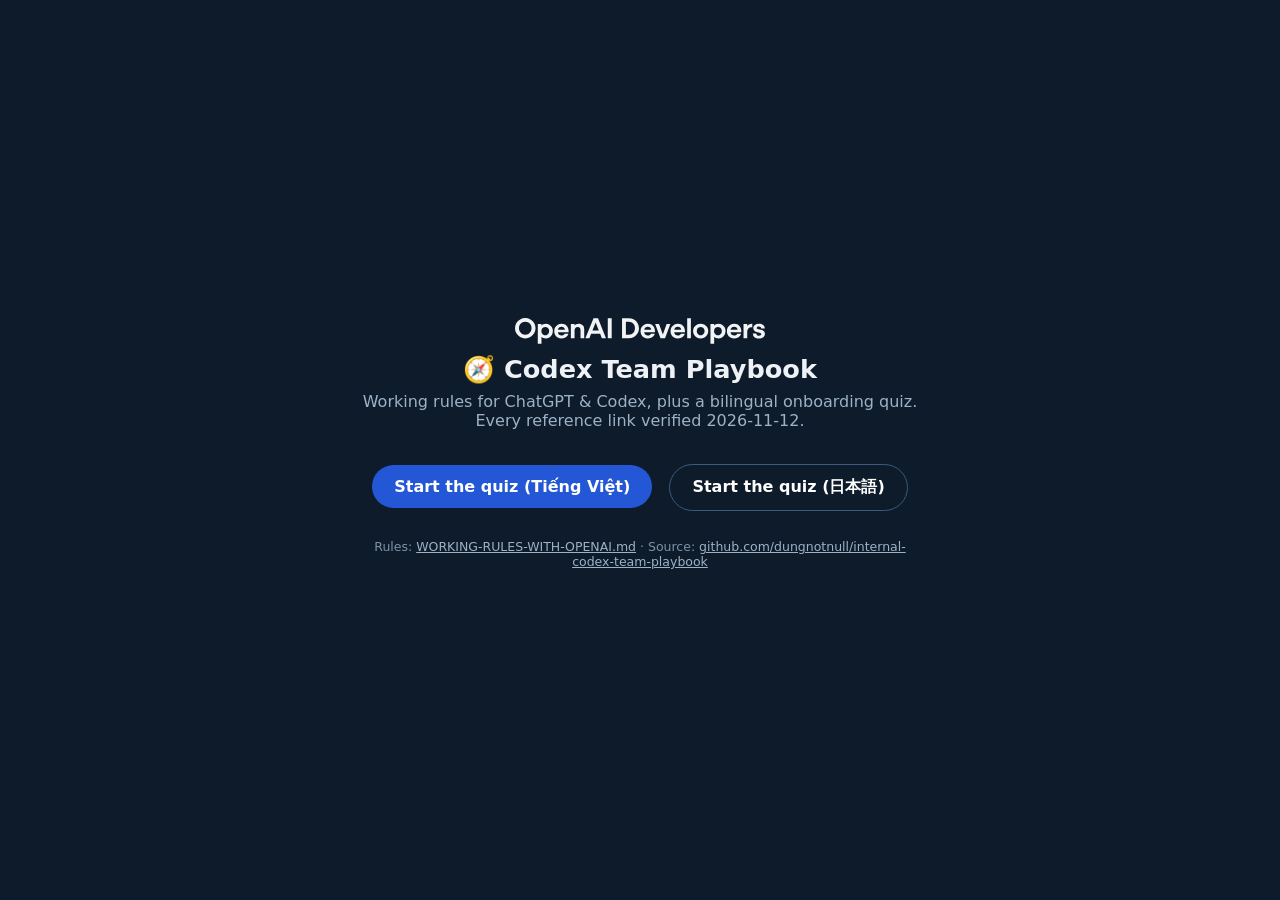
<file: index.html>
<!DOCTYPE html>
<html lang="en">
<head>
  <meta charset="UTF-8" />
  <meta name="viewport" content="width=device-width, initial-scale=1.0" />
  <title>Codex Team Playbook - Onboarding Quiz</title>
  <meta name="description" content="Working rules for OpenAI ChatGPT &amp; Codex for engineering teams, plus a bilingual (Vietnamese/Japanese) 40-question onboarding quiz with verified official references." />
  <meta name="keywords" content="OpenAI, ChatGPT, Codex, onboarding, quiz, AI agent, team playbook, Vietnamese, Japanese" />
  <meta name="author" content="dungnotnull" />
  <meta name="robots" content="index, follow" />
  <meta name="theme-color" content="#0d1b2a" />
  <link rel="icon" href="quiz/img/favicon.svg" type="image/svg+xml" />
  <link rel="icon" href="quiz/img/favicon-32.png" type="image/png" sizes="32x32" />
  <link rel="apple-touch-icon" href="quiz/img/apple-touch-icon.png" />
  <meta property="og:type" content="website" />
  <meta property="og:site_name" content="Codex Team Playbook" />
  <meta property="og:locale" content="en_US" />
  <meta property="og:locale:alternate" content="vi_VN" />
  <meta property="og:locale:alternate" content="ja_JP" />
  <meta property="og:url" content="https://github.com/dungnotnull/internal-codex-team-playbook" />
  <meta property="og:title" content="Codex Team Playbook - Onboarding Quiz" />
  <meta property="og:description" content="Working rules for ChatGPT &amp; Codex plus a bilingual 40-question onboarding quiz. Every reference link verified 2026-11-12." />
  <meta property="og:image" content="https://raw.githubusercontent.com/dungnotnull/internal-codex-team-playbook/main/quiz/img/icon-512.png" />
  <meta name="twitter:card" content="summary" />
  <style>
    body {
      margin: 0;
      min-height: 100vh;
      display: grid;
      place-items: center;
      font-family: "Segoe UI", system-ui, sans-serif;
      background: #0d1b2a;
      color: #eef2f7;
    }
    .card {
      text-align: center;
      padding: 40px 28px;
      max-width: 560px;
    }
    h1 { font-size: 1.6rem; margin: 0 0 8px; }
    p.lead { color: #9db2c7; margin: 0 0 28px; }
    a.btn {
      display: inline-block;
      margin: 6px;
      padding: 12px 22px;
      border-radius: 999px;
      background: #2457d5;
      color: #fff;
      text-decoration: none;
      font-weight: 600;
    }
    a.btn.ghost { background: transparent; border: 1px solid #3a5a80; }
    a.btn:hover { filter: brightness(1.1); }
    .meta { margin-top: 22px; font-size: 12.5px; color: #7e93a9; }
    a.link { color: #9db2c7; }
    .brand-logo { height: 26px; width: auto; display: block; margin: 0 auto 10px; filter: brightness(0) invert(1); opacity: 0.95; }
    @media (max-width: 480px) {
      .card { padding: 26px 16px; }
      h1 { font-size: 1.3rem; }
      .brand-logo { height: 22px; }
      a.btn { display: block; margin: 8px 0; }
    }
  </style>
</head>
<body>
  <div class="card">
    <img class="brand-logo" src="quiz/img/openai-developers.svg" alt="OpenAI Developers - official wordmark" onerror="this.style.display='none'" />
    <h1>🧭 Codex Team Playbook</h1>
    <p class="lead">Working rules for ChatGPT &amp; Codex, plus a bilingual onboarding quiz. Every reference link verified 2026-11-12.</p>
    <a class="btn" href="quiz/QUIZ-OPENAI-RULES.html">Start the quiz (Tiếng Việt)</a>
    <a class="btn ghost" href="quiz/QUIZ-OPENAI-RULES.html?lang=ja">Start the quiz (日本語)</a>
    <p class="meta">
      Rules: <a class="link" href="WORKING-RULES-WITH-OPENAI.md">WORKING-RULES-WITH-OPENAI.md</a>
      · Source: <a class="link" href="https://github.com/dungnotnull/internal-codex-team-playbook">github.com/dungnotnull/internal-codex-team-playbook</a>
    </p>
  </div>
</body>
</html>
</file>
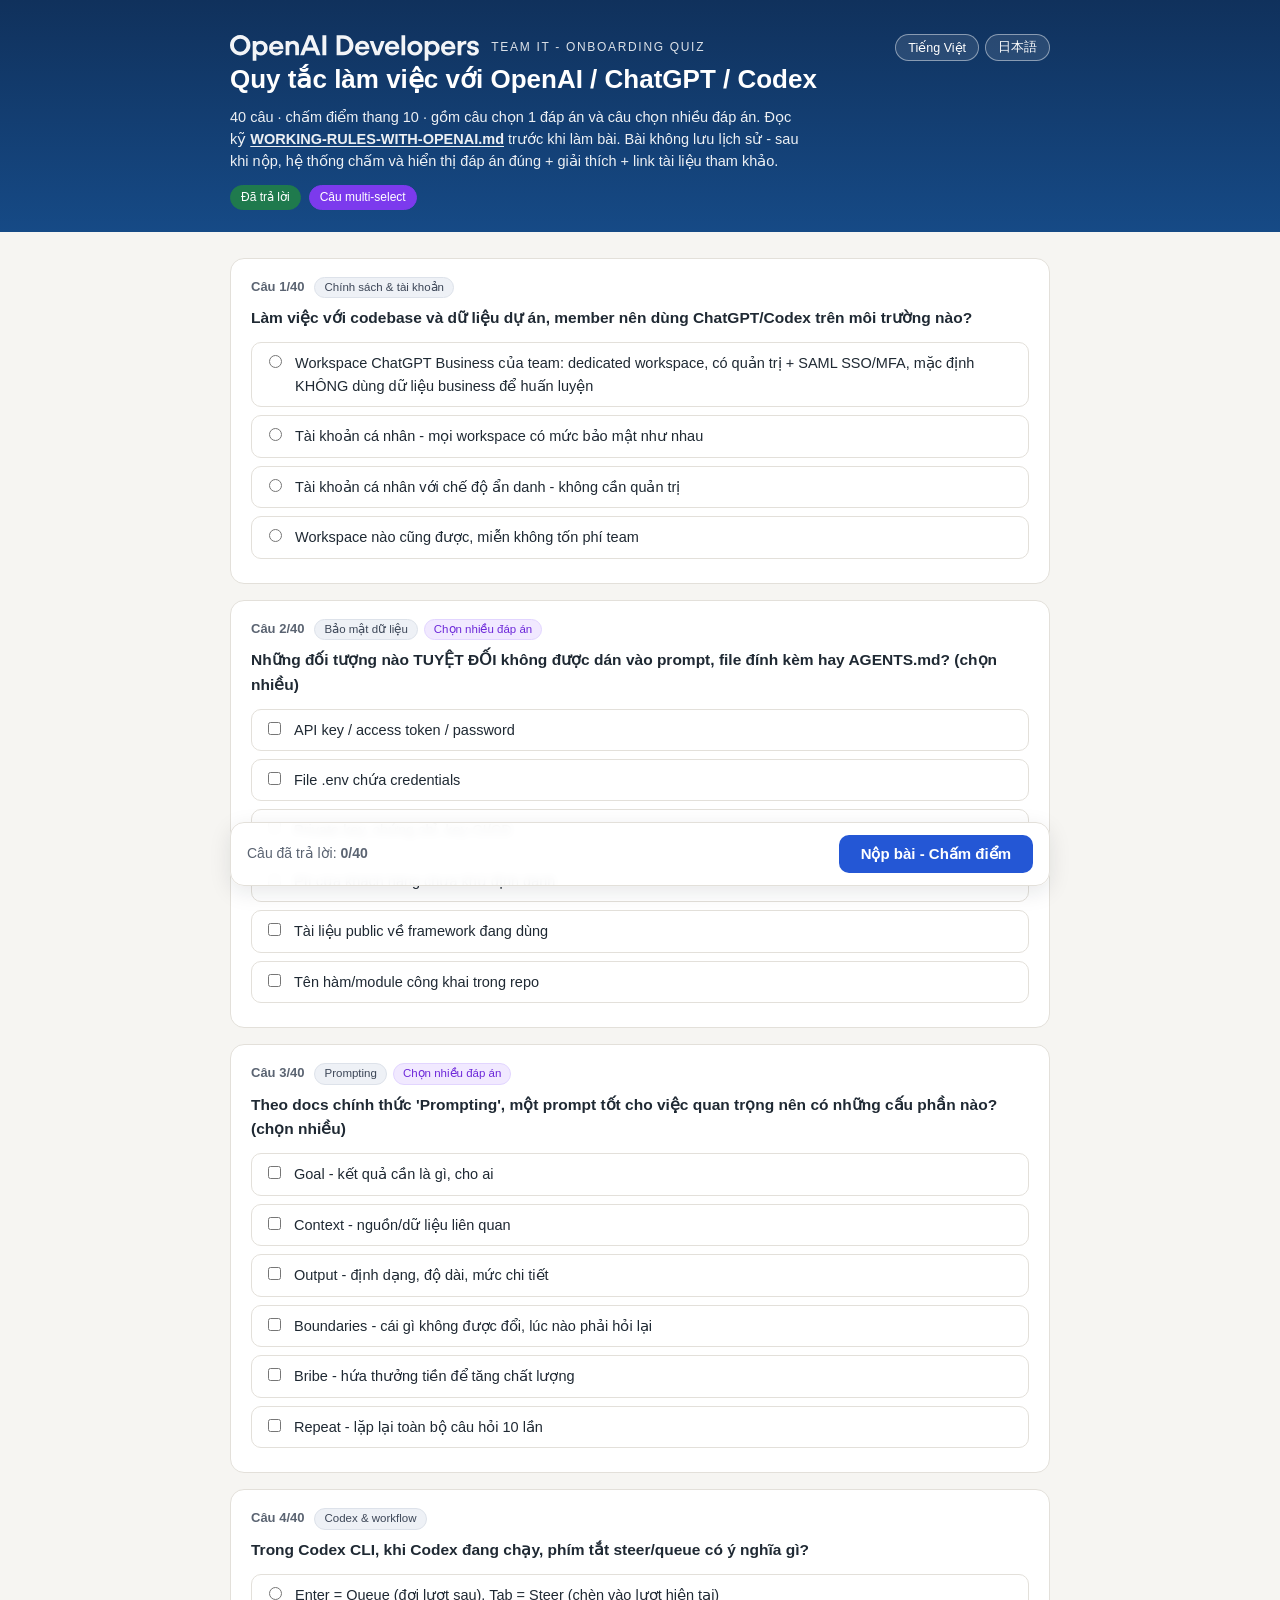
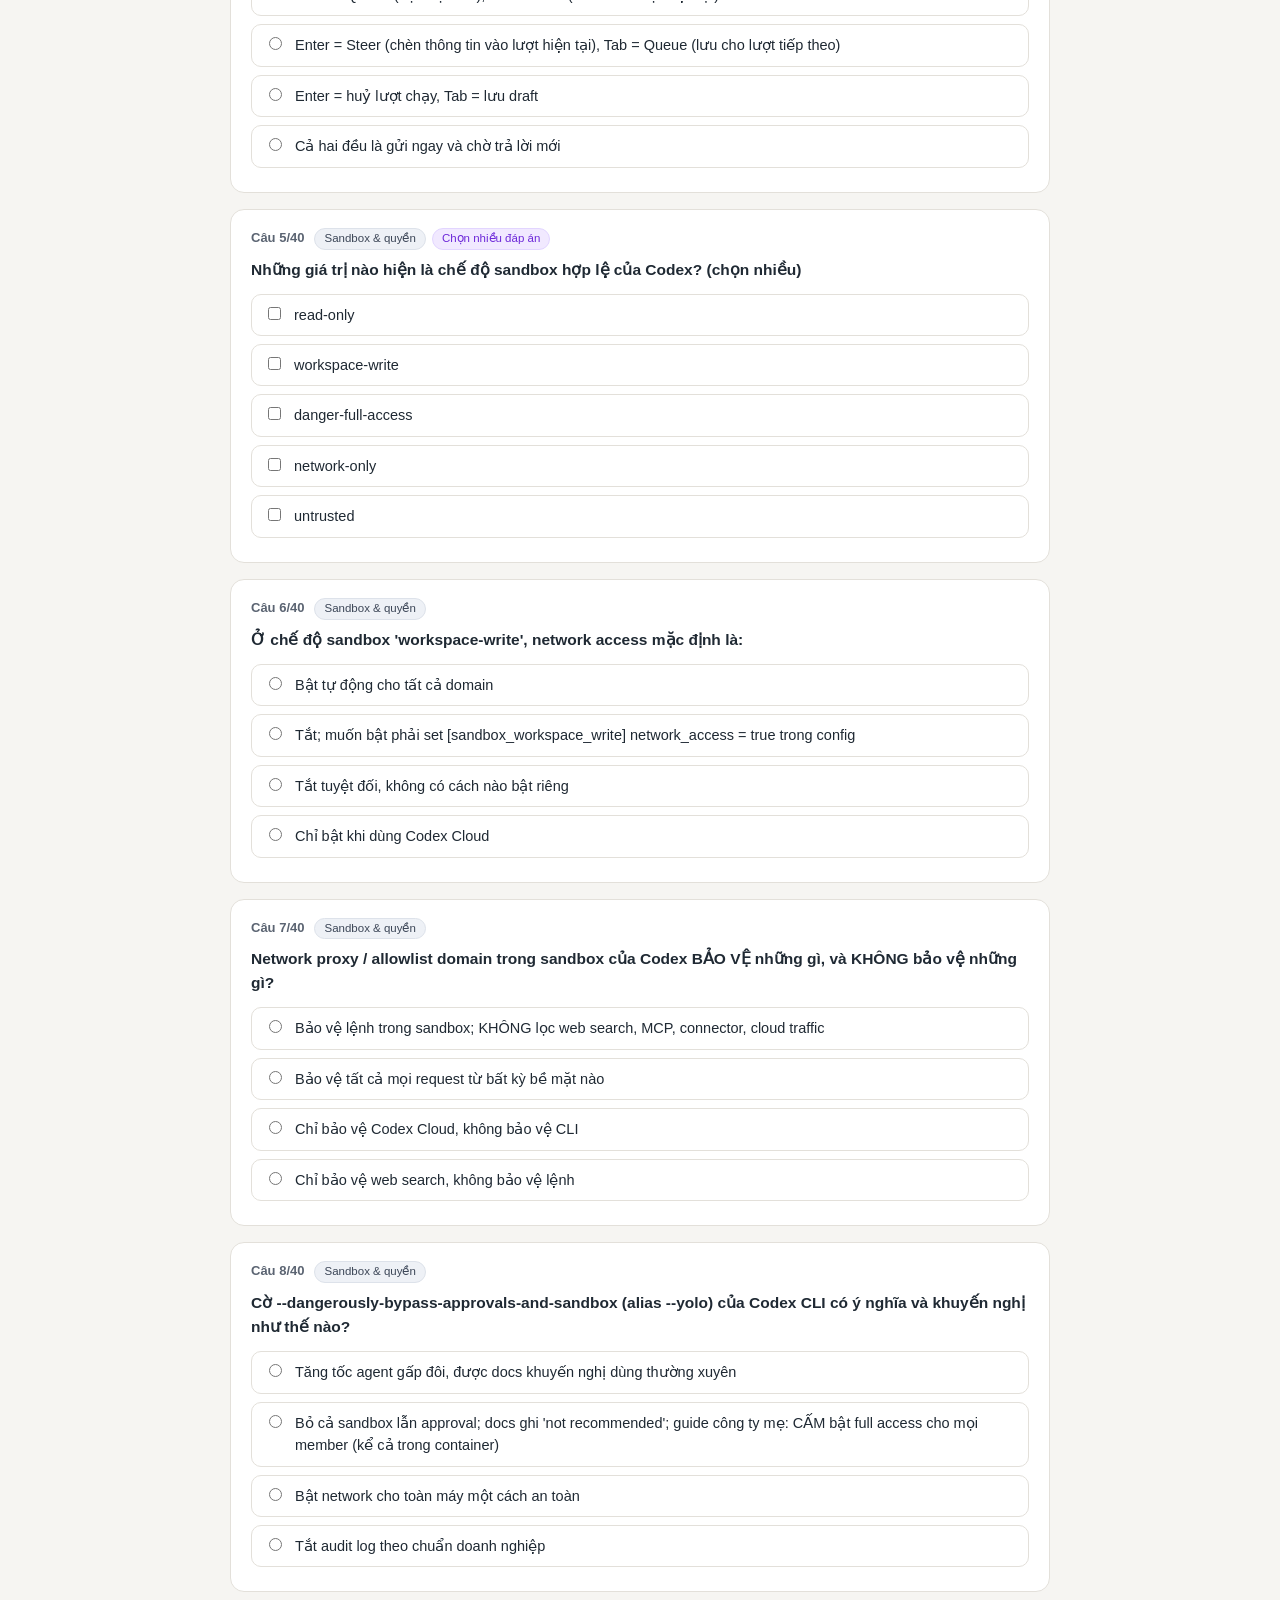
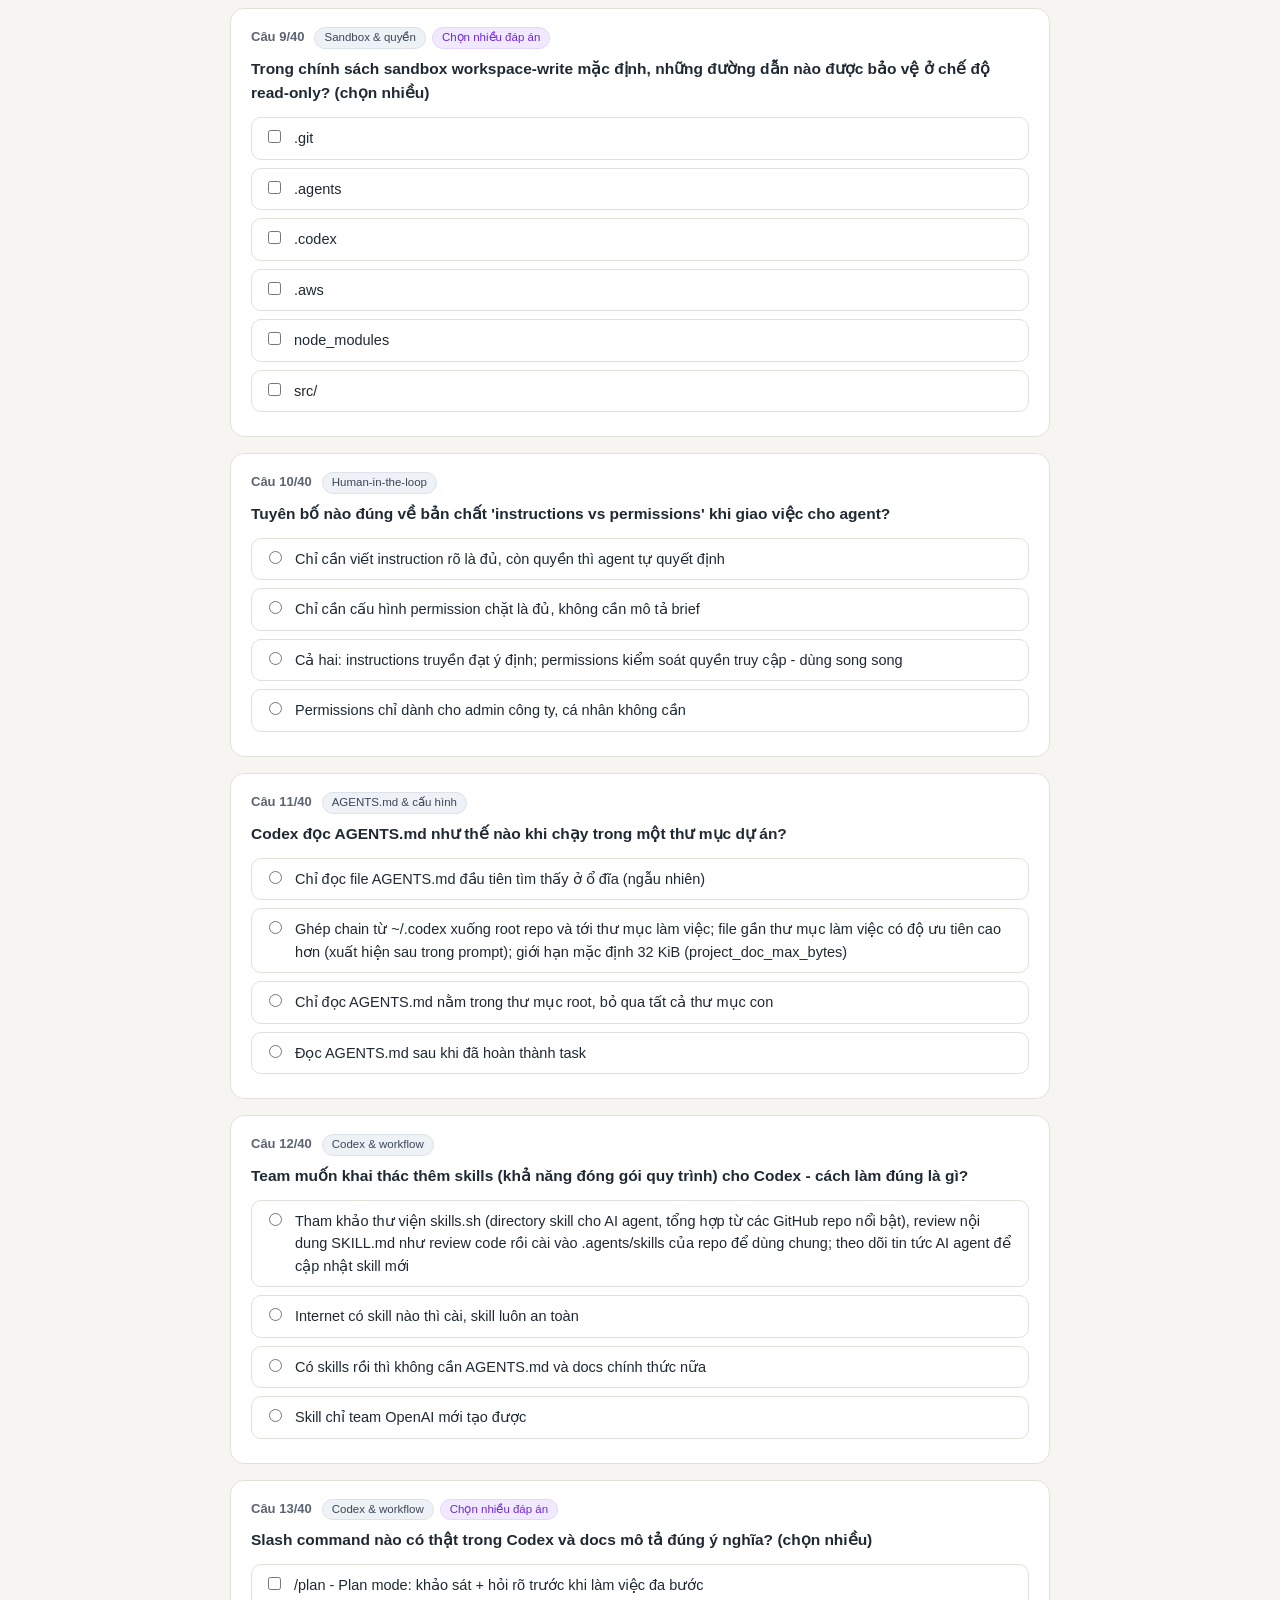
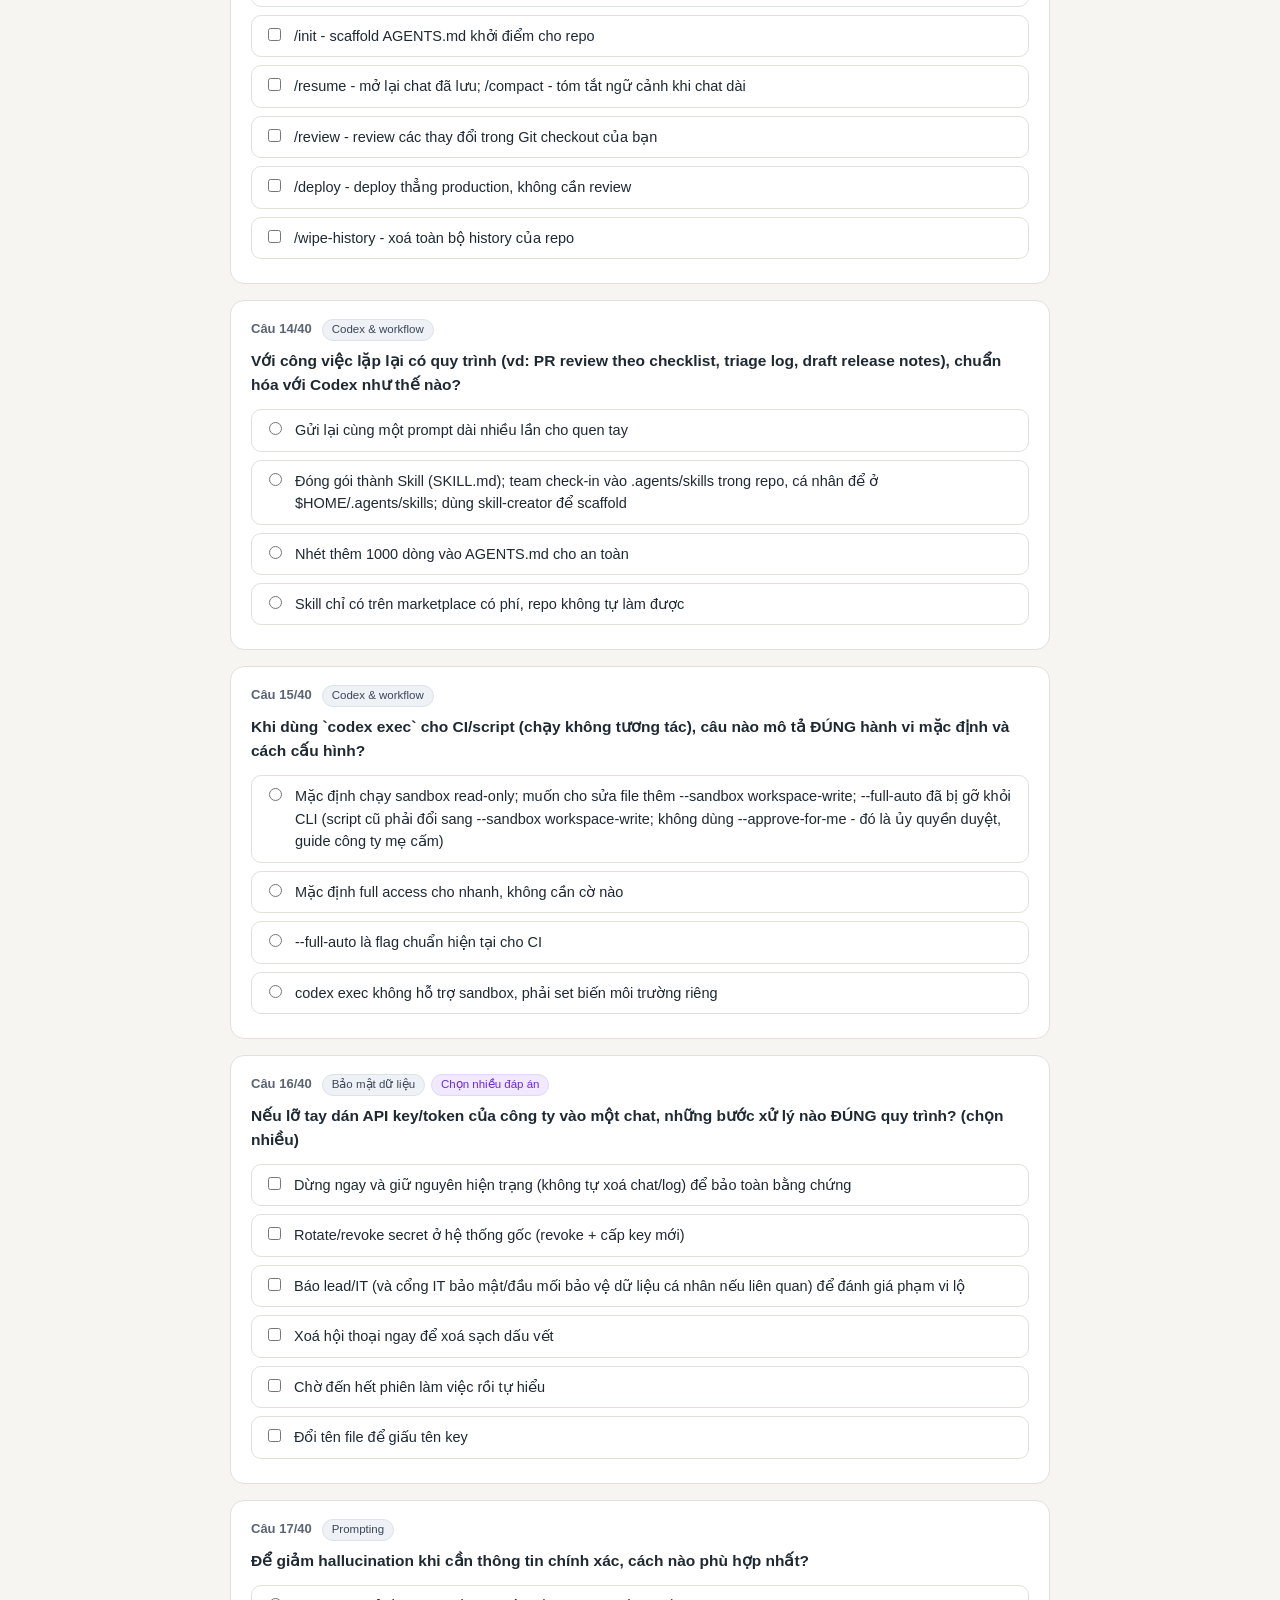
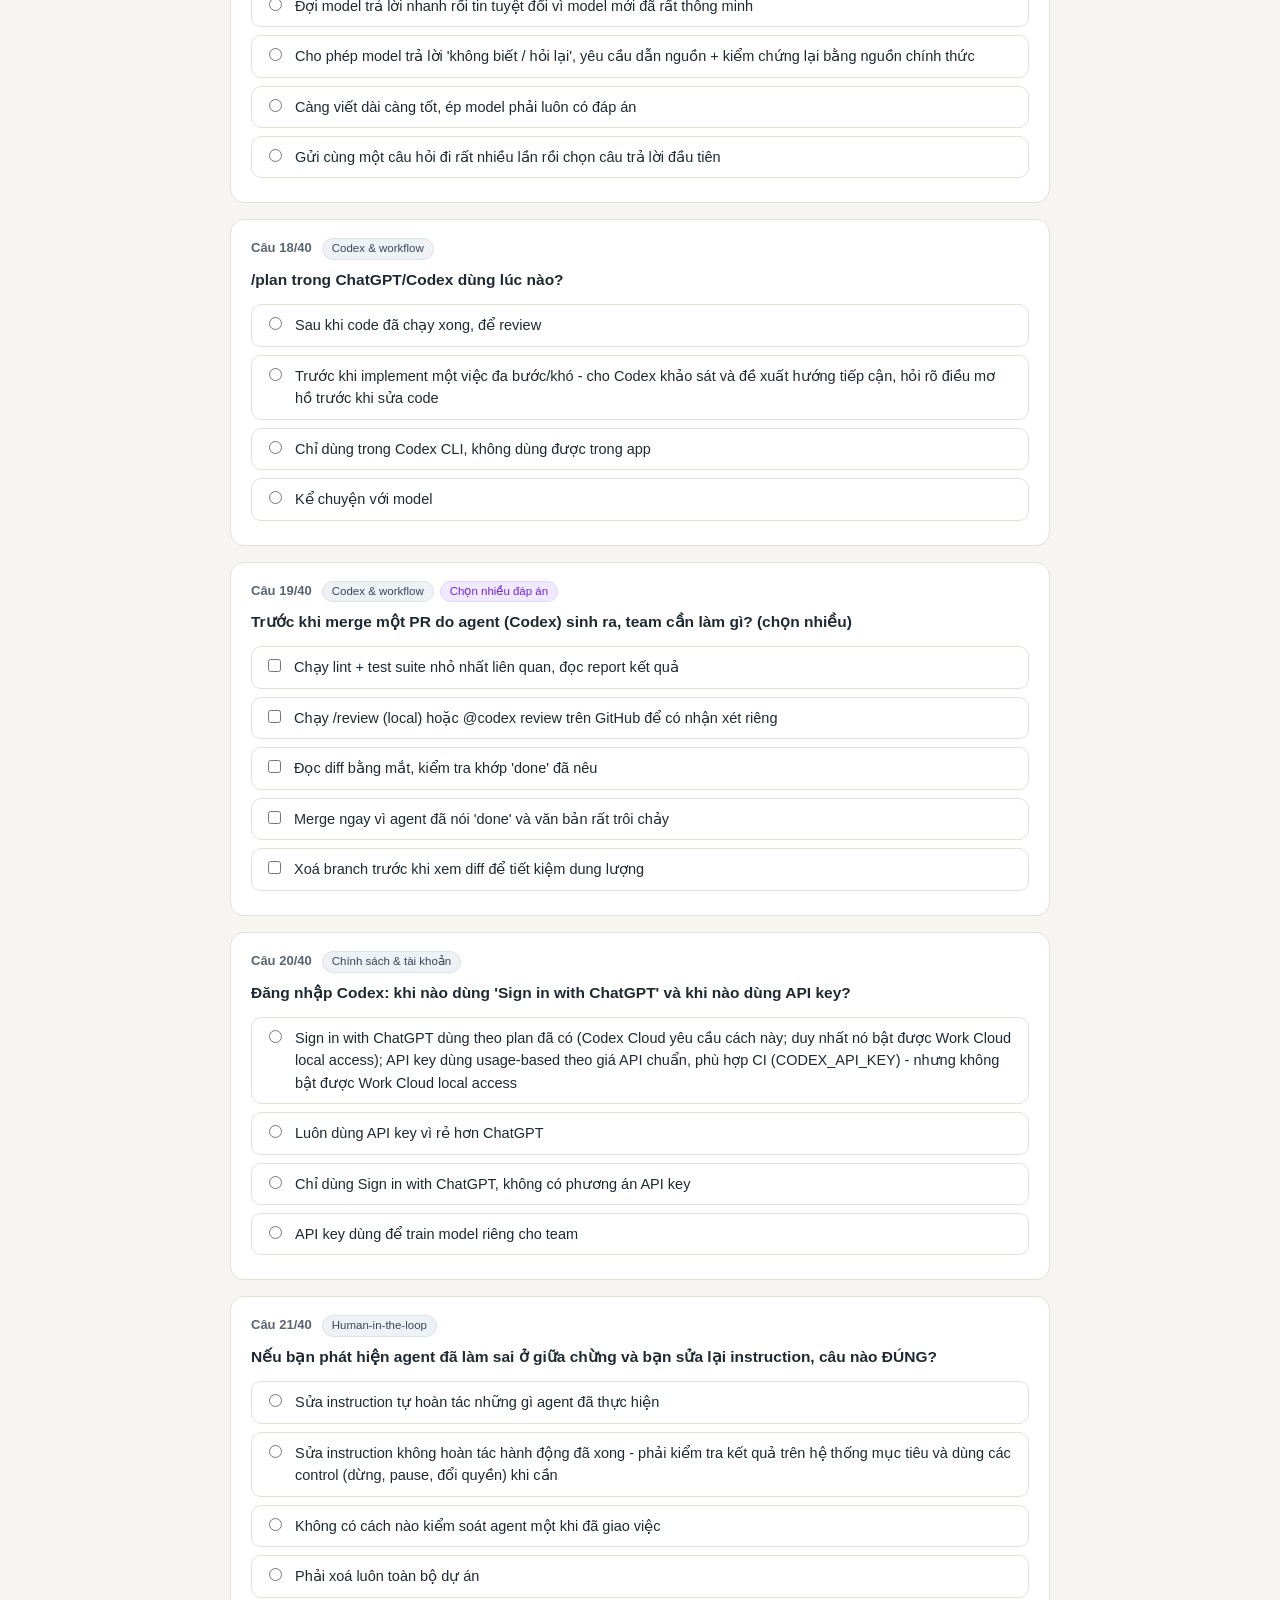
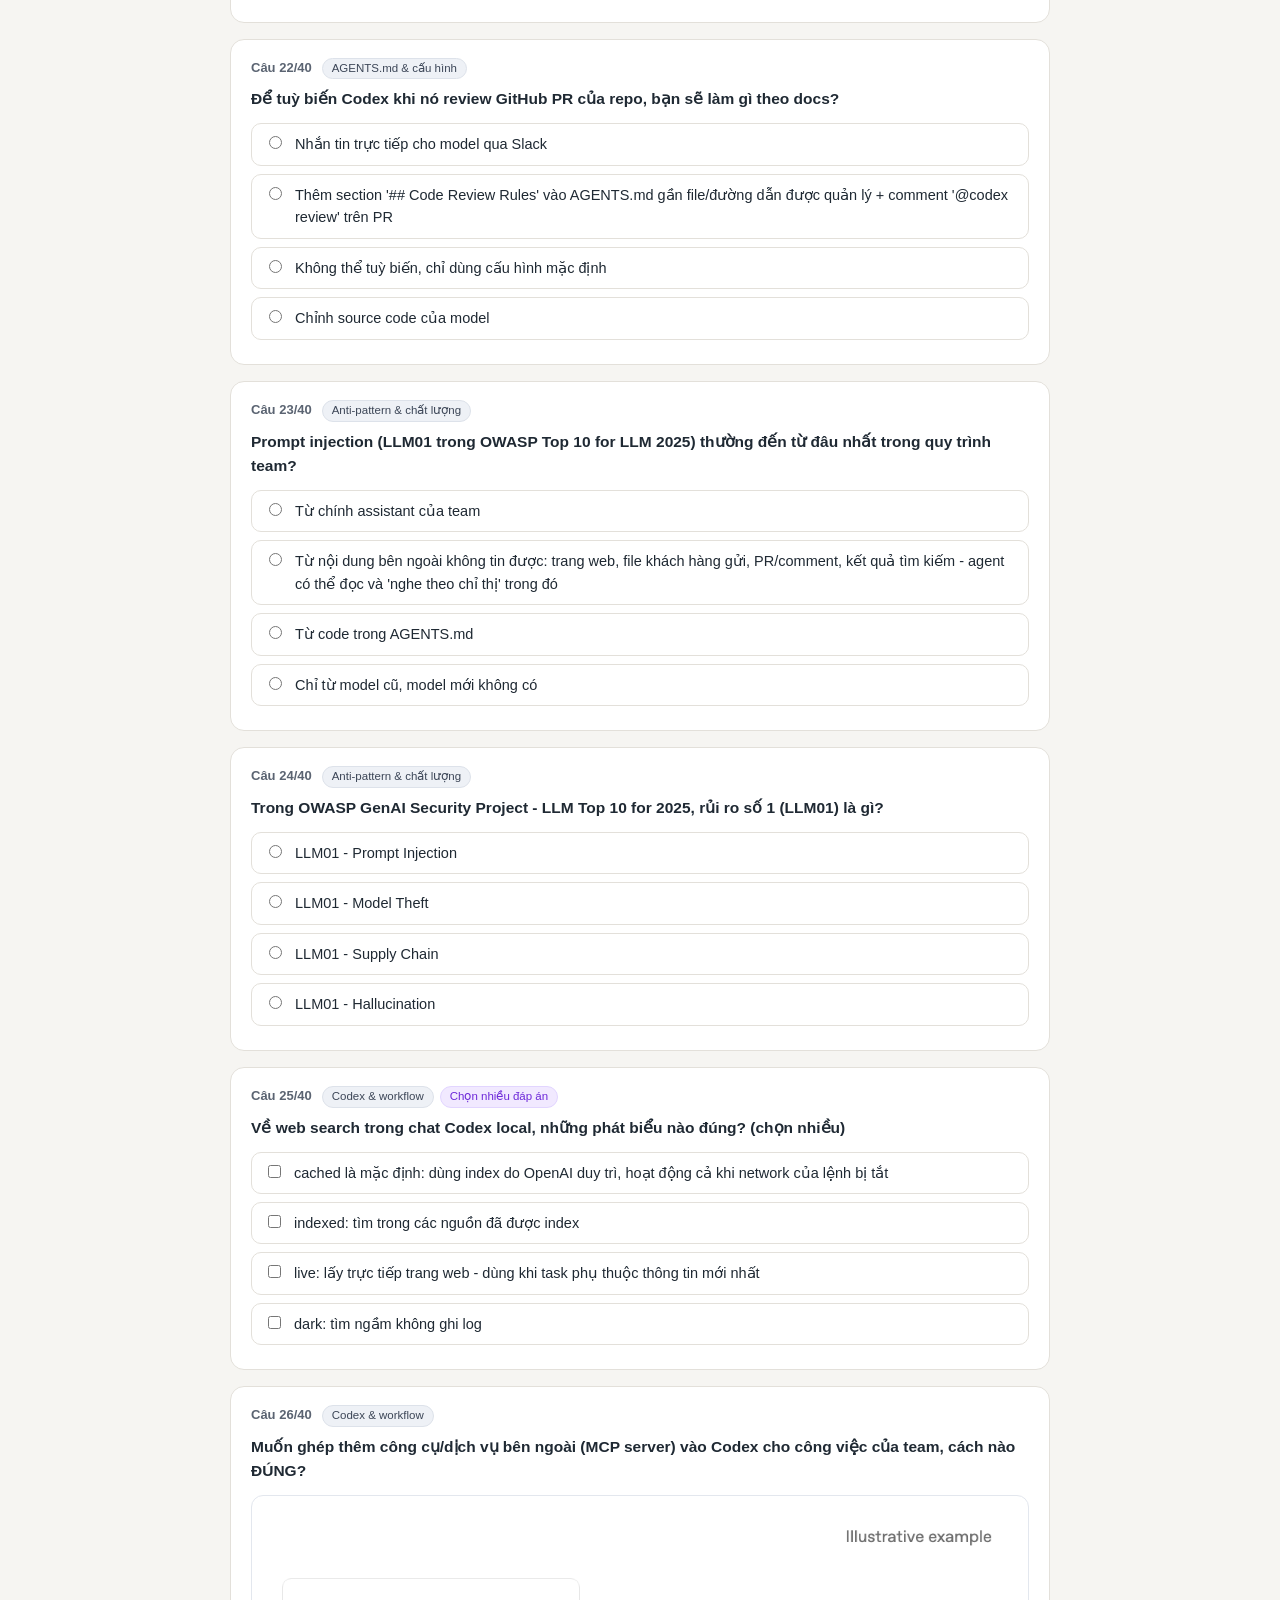
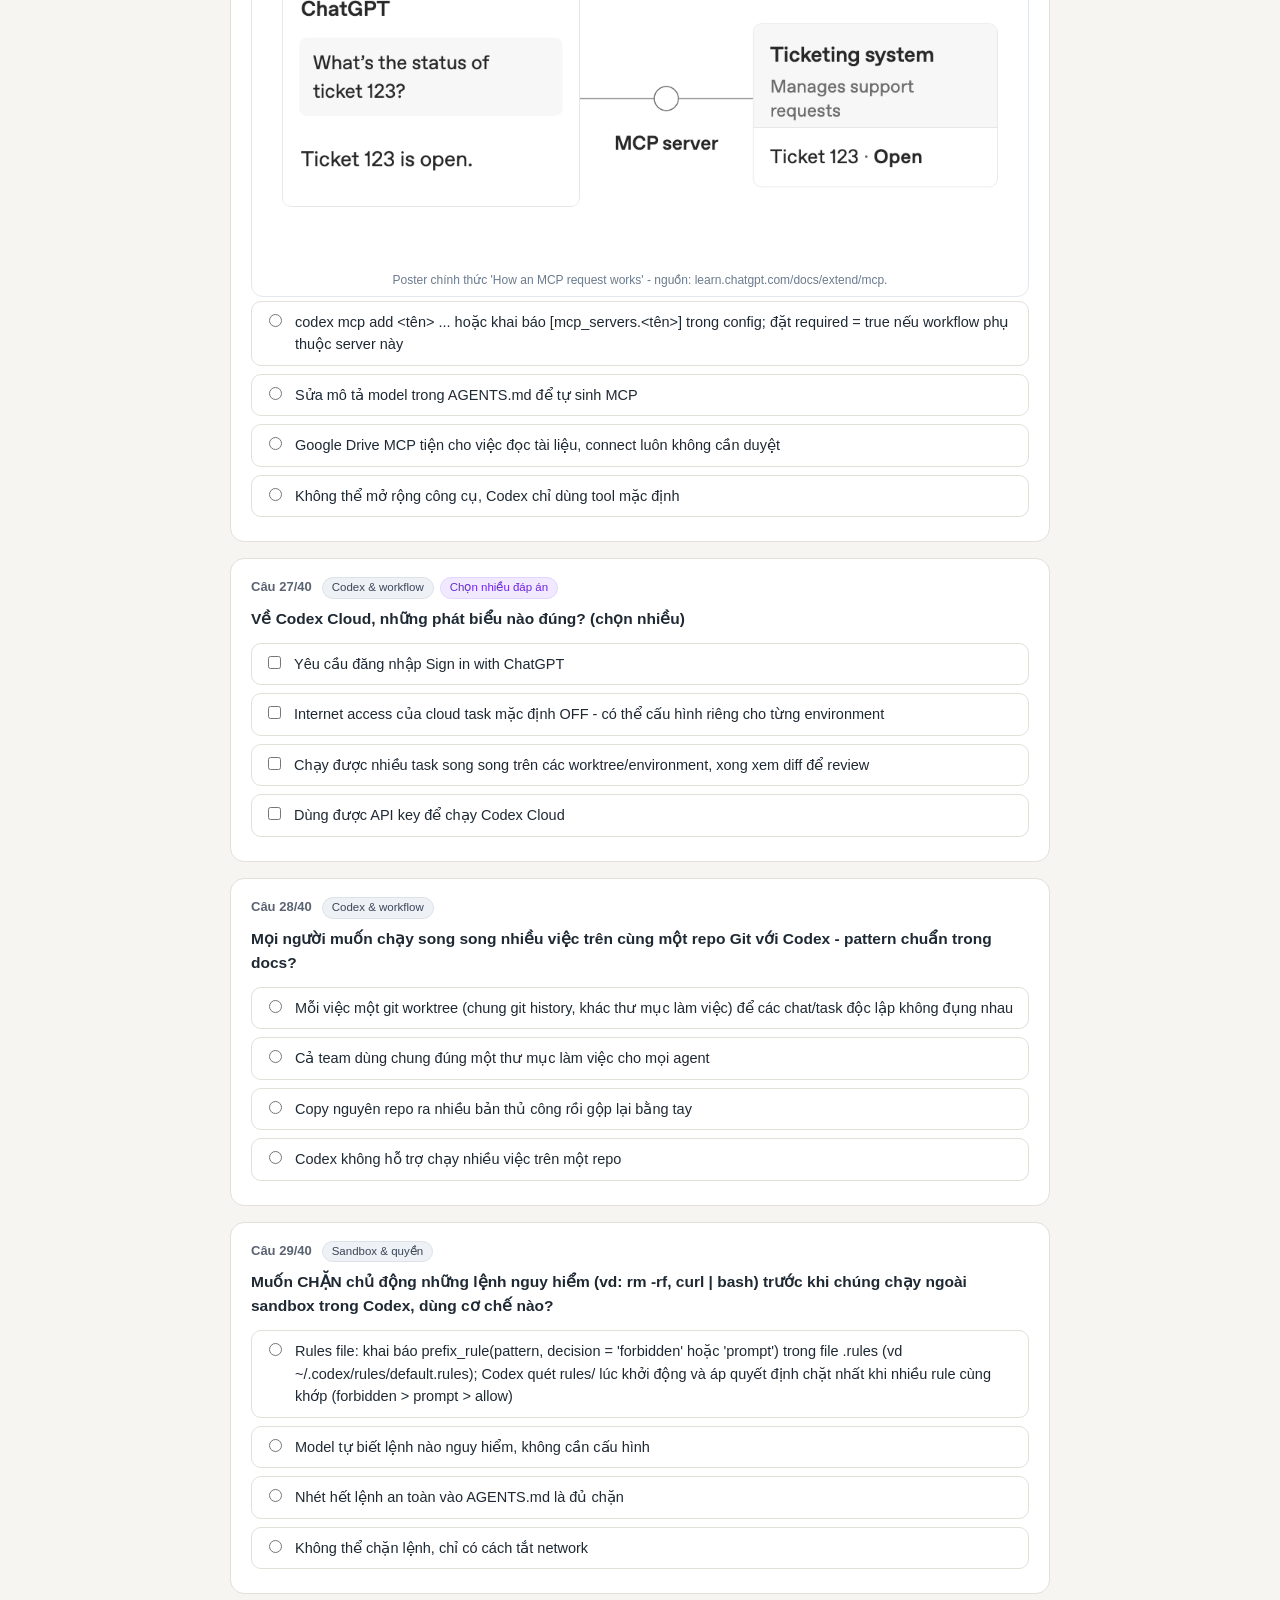
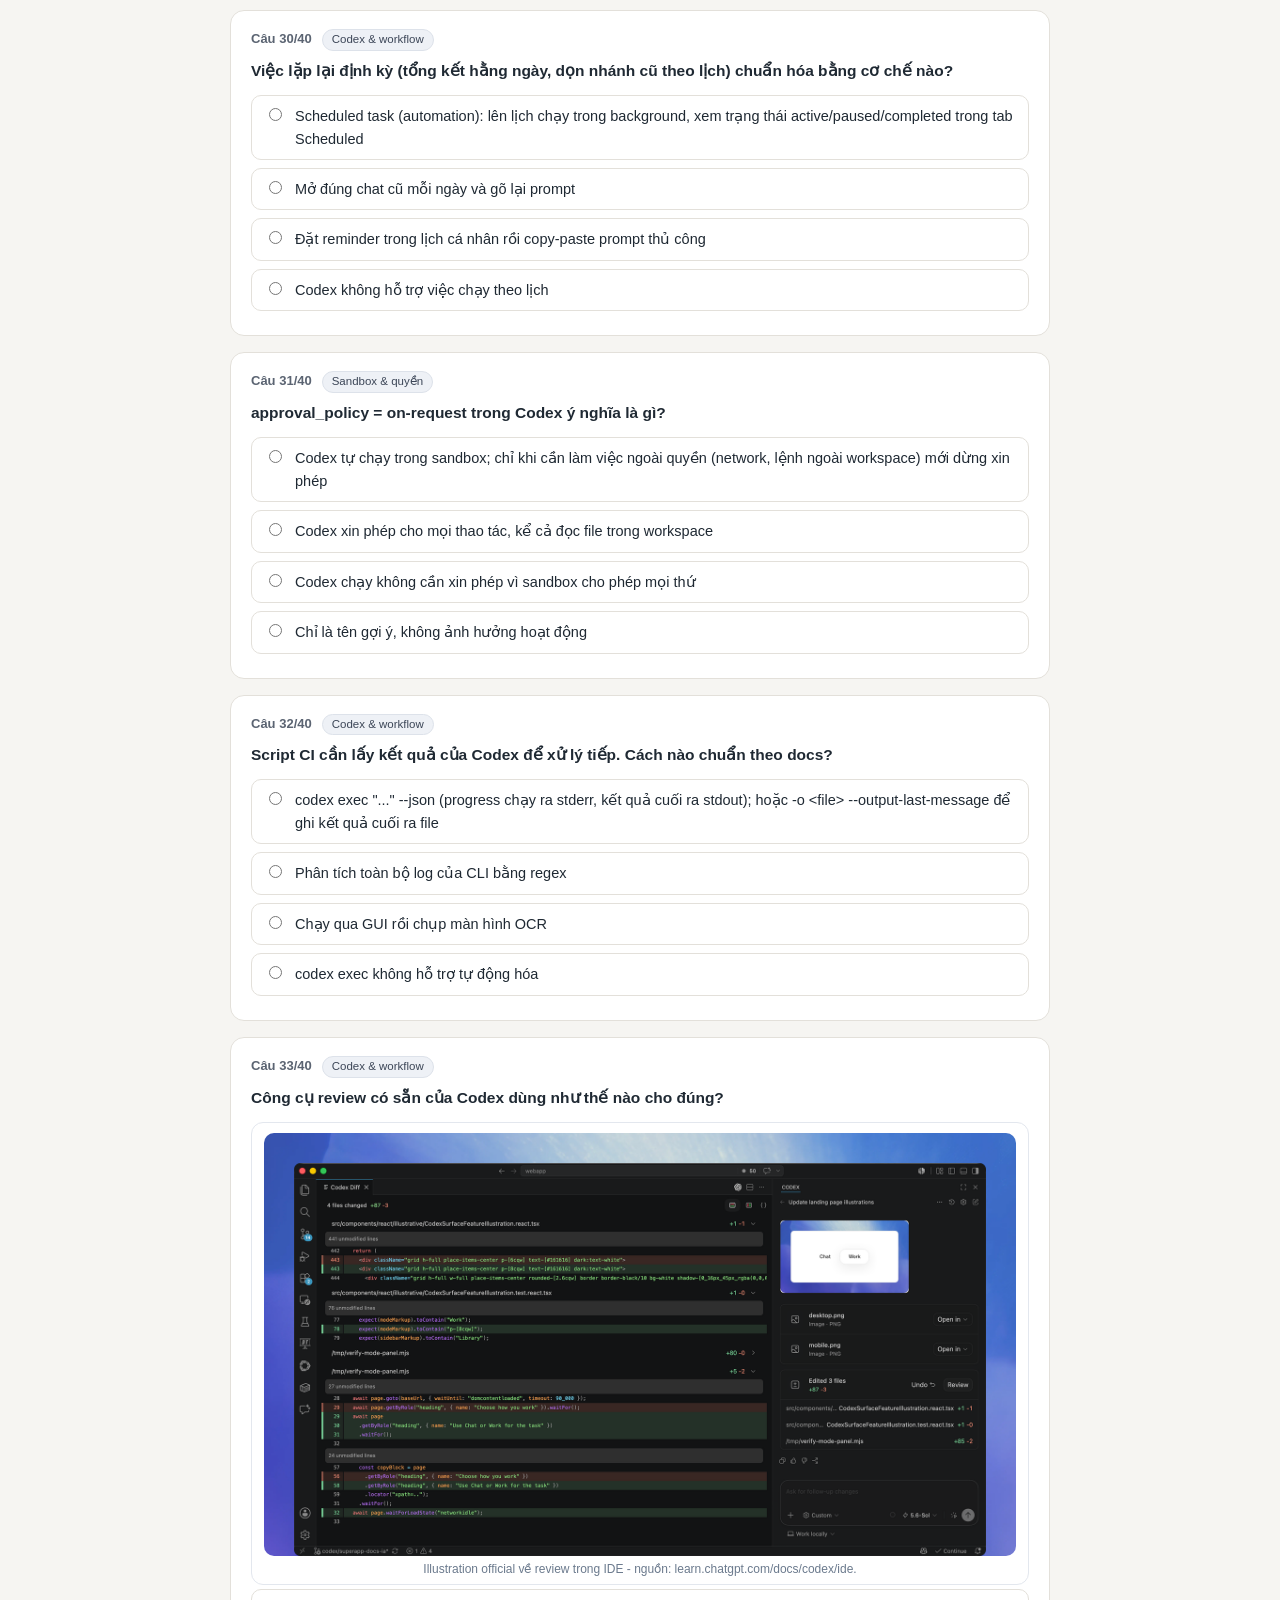
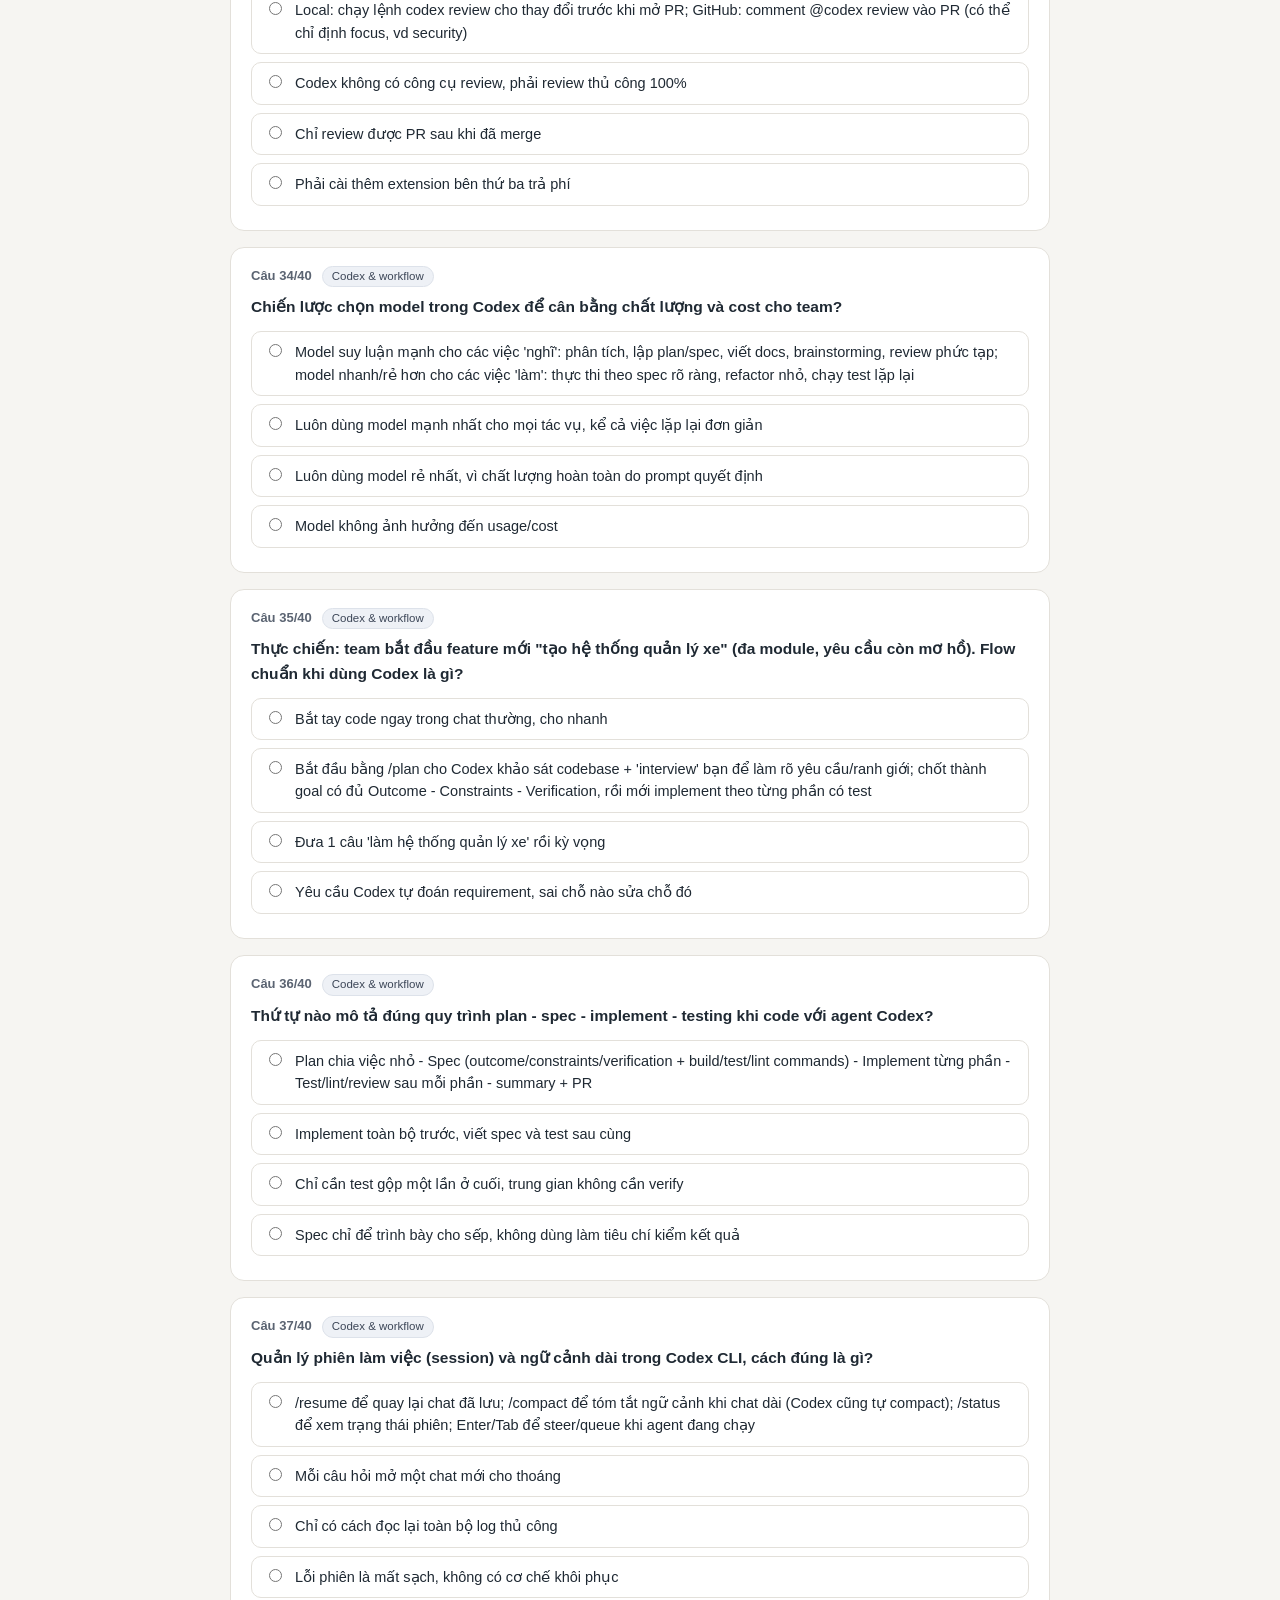
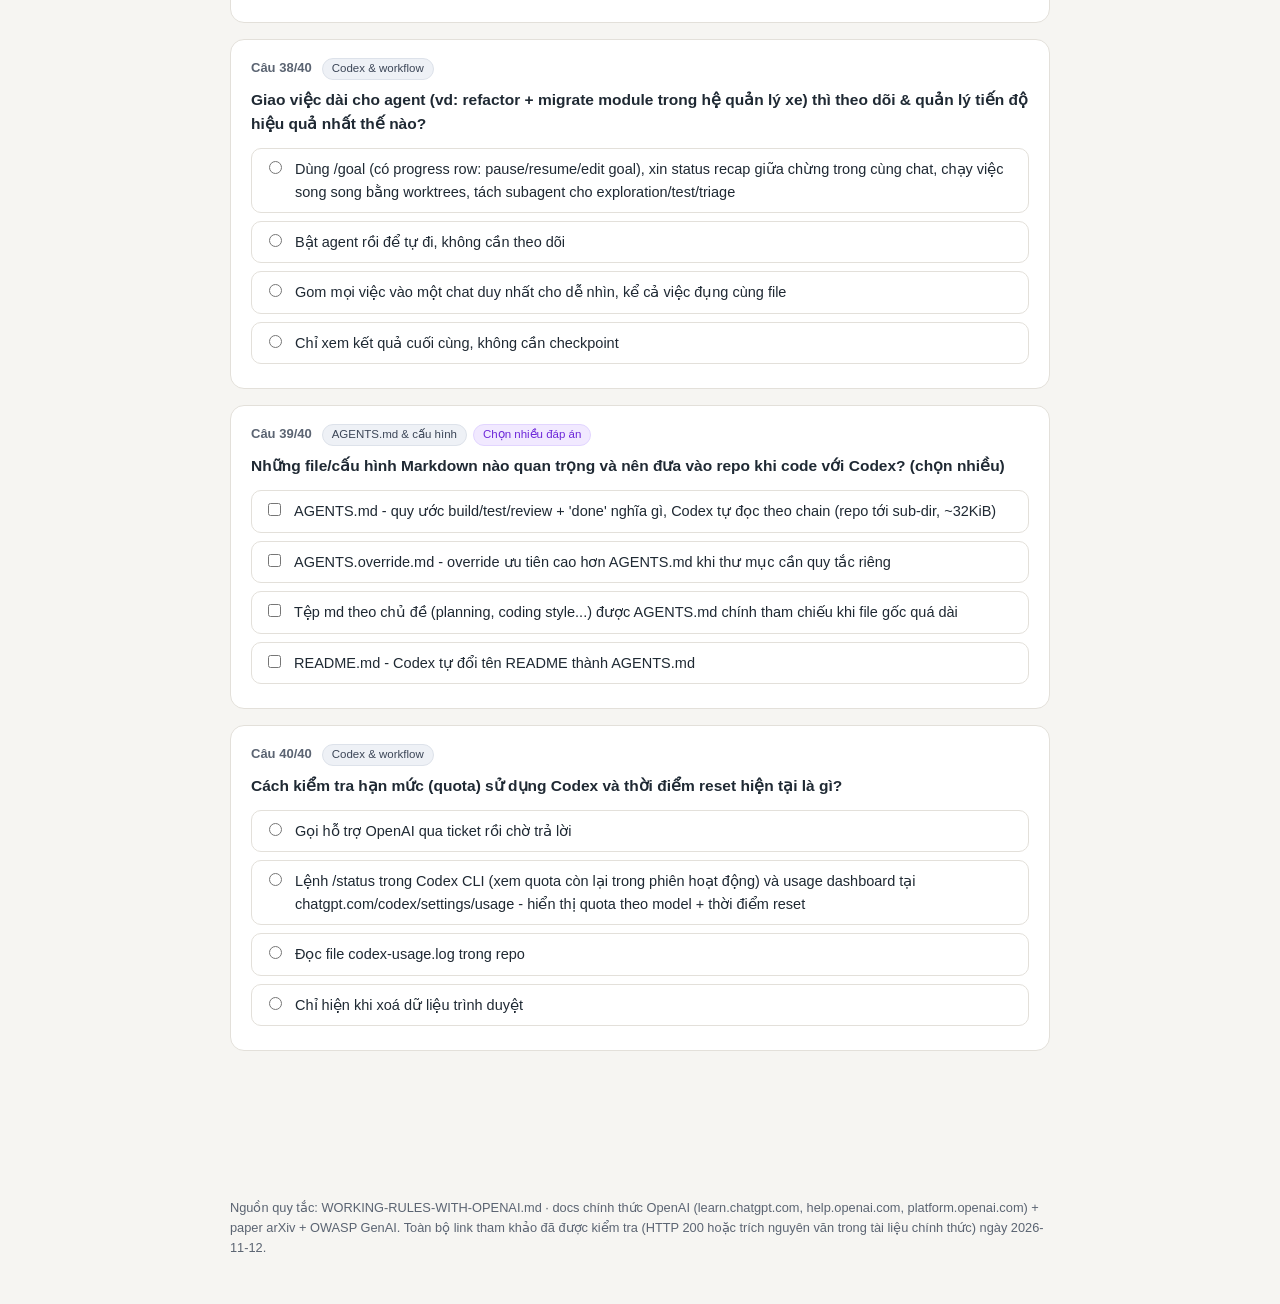
<file: quiz/QUIZ-OPENAI-RULES.html>
<!DOCTYPE html>
<html lang="vi">
<head>
  <meta charset="UTF-8" />
  <meta name="viewport" content="width=device-width, initial-scale=1.0" />
  <title>Quiz 40 câu - Quy tắc làm việc với OpenAI / ChatGPT / Codex</title>
  <meta name="description" content="Bộ quiz 40 câu tiếng Việt/Nhật cho team IT: quy tắc làm việc an toàn và hiệu quả với OpenAI ChatGPT &amp; Codex (CLI + Cloud). Chấm điểm thang 10, giải thích theo từng câu, mọi link tài liệu chính thức đã xác minh ngày 2026-11-12." />
  <meta name="keywords" content="OpenAI, ChatGPT, Codex, Codex CLI, onboarding, quiz, AI agent, Vietnamese, Japanese" />
  <meta name="author" content="Team IT - dungnotnull" />
  <meta name="robots" content="index, follow" />
  <meta name="theme-color" content="#10315c" />
  <link rel="icon" href="img/favicon.svg" type="image/svg+xml" />
  <link rel="icon" href="img/favicon-32.png" type="image/png" sizes="32x32" />
  <link rel="apple-touch-icon" href="img/apple-touch-icon.png" />
  <meta property="og:type" content="website" />
  <meta property="og:site_name" content="Codex Team Playbook" />
  <meta property="og:locale" content="vi_VN" />
  <meta property="og:locale:alternate" content="ja_JP" />
  <meta property="og:url" content="https://github.com/dungnotnull/internal-codex-team-playbook" />
  <meta property="og:title" content="Quiz 40 câu - Quy tắc làm việc với OpenAI / ChatGPT / Codex" />
  <meta property="og:description" content="Quiz onboarding 2 ngôn ngữ (VI/JA) về ChatGPT &amp; Codex: sandbox, approvals, AGENTS.md, skills, MCP, review, quota. Thang điểm 10, giải thích + link tài liệu chính thức." />
  <meta property="og:image" content="https://raw.githubusercontent.com/dungnotnull/internal-codex-team-playbook/main/quiz/img/icon-512.png" />
  <meta name="twitter:card" content="summary" />
  <meta name="twitter:title" content="Quiz 40 câu - Quy tắc làm việc với OpenAI / ChatGPT / Codex" />
  <meta name="twitter:description" content="Quiz onboarding 2 ngôn ngữ (VI/JA) cho team IT - thang điểm 10, giải thích theo câu, link chính thức đã verify." />
  <meta name="twitter:image" content="https://raw.githubusercontent.com/dungnotnull/internal-codex-team-playbook/main/quiz/img/icon-512.png" />
  <link rel="stylesheet" href="styles.css" />
</head>
<body>
  <header class="topbar">
    <div class="wrap">
      <div class="topbar-row">
        <div class="brand">
          <img class="logo" src="img/openai-developers.svg" alt="OpenAI Developers - logo chính thức"
               onerror="this.style.display='none'" />
          <p class="kicker">Team IT - Onboarding Quiz</p>
        </div>
        <nav id="lang-switch" class="lang-switch" aria-label="Language">
          <button type="button" class="lang-btn" data-lang="vi">Tiếng Việt</button>
          <button type="button" class="lang-btn" data-lang="ja">日本語</button>
        </nav>
      </div>
      <h1>Quy tắc làm việc với OpenAI / ChatGPT / Codex</h1>
      <p class="sub">
        40 câu · chấm điểm thang 10 · gồm câu chọn 1 đáp án và câu chọn nhiều đáp án.
        Đọc kỹ <strong>WORKING-RULES-WITH-OPENAI.md</strong> trước khi làm bài.
        Bài không lưu lịch sử - sau khi nộp, hệ thống chấm và hiển thị đáp án đúng + giải thích + link tài liệu tham khảo.
      </p>
      <div class="legend">
        <span class="badge b-green">Đã trả lời</span>
        <span class="badge b-multi">Câu multi-select</span>
      </div>
    </div>
  </header>

  <main class="wrap" id="quiz-root">
    <form id="quiz-form" novalidate>
      <section id="questions"></section>

      <div class="submit-bar">
        <div id="answered-summary" class="answered-summary">Câu đã trả lời: <strong id="answered-count">0/40</strong></div>
        <button type="submit" id="btn-submit" class="btn-primary">Nộp bài - Chấm điểm</button>
      </div>
    </form>

    <section id="result-panel" class="result-panel" hidden>
      <div class="score-card" id="score-card"></div>
      <div class="score-note" id="score-note"></div>
      <div class="actions-row">
        <button type="button" id="btn-retake" class="btn-ghost">Làm lại từ đầu</button>
      </div>
      <p class="review-hint" id="review-hint">Cuộn xuống dưới để xem từng câu: đánh giá đúng/sai, đáp án đúng, giải thích và link tham khảo.</p>
    </section>
  </main>

  <footer class="footer wrap">
    <p>
      Nguồn quy tắc: WORKING-RULES-WITH-OPENAI.md · docs chính thức OpenAI (learn.chatgpt.com,
      help.openai.com, platform.openai.com) + paper arXiv + OWASP GenAI. Toàn bộ link tham khảo đã được
      kiểm tra tồn tại (HTTP 200 hoặc trích nguyên văn trong tài liệu chính thức) ngày 2026-11-12.
    </p>
  </footer>

  <script src="diagrams.js"></script>
  <script src="questions.js"></script>
  <script src="app.js"></script>
</body>
</html>
</file>
<file: quiz/styles.css>
/* ===== Quiz: Quy tắc làm việc với OpenAI/ChatGPT/Codex - styles ===== */
* { box-sizing: border-box; }

:root {
  --bg: #f6f5f2;
  --card: #ffffff;
  --ink: #1f2933;
  --muted: #5b6472;
  --line: #e3e0da;
  --accent: #2457d5;
  --accent-ink: #ffffff;
  --good: #157347;
  --good-bg: #e8f5ee;
  --bad: #b3261e;
  --bad-bg: #fdeceb;
  --warn: #8a5300;
  --warn-bg: #fdf3e0;
  --radius: 14px;
}

html { scroll-behavior: smooth; }

body {
  margin: 0;
  background: var(--bg);
  color: var(--ink);
  font-family: "Segoe UI", "SF Pro Text", Roboto, Arial, sans-serif;
  line-height: 1.55;
}

.wrap { max-width: 860px; margin: 0 auto; padding: 0 20px; }

.topbar {
  background: linear-gradient(180deg, #10315c, #164a86);
  color: #fff;
  padding: 34px 0 22px;
  margin-bottom: 26px;
}
.topbar .kicker {
  text-transform: uppercase;
  letter-spacing: 0.14em;
  font-size: 12px;
  opacity: 0.85;
  margin: 0 0 6px;
}
.topbar h1 { margin: 0 0 10px; font-size: 26px; line-height: 1.25; }
.topbar .sub { margin: 0 0 12px; font-size: 14.5px; opacity: 0.92; max-width: 72ch; }
.legend { display: flex; flex-wrap: wrap; gap: 8px; }

.badge {
  display: inline-block;
  font-size: 12px;
  padding: 2px 10px;
  border-radius: 999px;
  border: 1px solid rgba(255,255,255,0.45);
  color: #fff;
  background: rgba(255,255,255,0.08);
}
.badge.b-green { background: #1f7a4d; border-color: #1f7a4d; }
.badge.b-multi { background: #7c3aed; border-color: #7c3aed; }

.q-card {
  background: var(--card);
  border: 1px solid var(--line);
  border-radius: var(--radius);
  padding: 18px 20px 16px;
  margin-bottom: 16px;
}
.q-head {
  display: flex;
  align-items: baseline;
  gap: 10px;
  flex-wrap: wrap;
  margin-bottom: 8px;
}
.q-num { font-weight: 700; color: var(--muted); font-size: 13px; }
.q-tags { display: flex; gap: 6px; flex-wrap: wrap; }
.tag {
  font-size: 11.5px;
  padding: 1px 9px;
  border-radius: 999px;
  background: #eef1f6;
  color: #3c4657;
  border: 1px solid #dde2ea;
}
.tag.t-multi { background: #f1e9ff; color: #6d28d9; border-color: #e2d5ff; }

.q-text { font-size: 15.5px; font-weight: 600; margin: 6px 0 12px; }

.opt {
  display: flex;
  gap: 10px;
  align-items: flex-start;
  border: 1px solid var(--line);
  border-radius: 10px;
  padding: 9px 12px;
  margin-bottom: 8px;
  cursor: pointer;
  background: #fff;
  transition: background 0.15s, border-color 0.15s;
}
.opt:hover { border-color: #b9c6da; }
.opt input { margin-top: 3px; accent-color: var(--accent); }
.opt .opt-text { font-size: 14.5px; }
.opt.picked { border-color: var(--accent); background: #f0f5ff; }

/* --- post-submit states --- */
.opt.correct { border-color: var(--good); background: var(--good-bg); }
.opt.wrong { border-color: var(--bad); background: var(--bad-bg); }
.opt.missed { border-color: var(--warn); background: var(--warn-bg); }
.q-card.r-correct { border-left: 4px solid var(--good); }
.q-card.r-wrong { border-left: 4px solid var(--bad); }
body.graded .opt { cursor: default; pointer-events: none; }
body.graded .submit-bar { display: none; }

.review-hint {
  background: #eef1f6;
  border: 1px solid #dde2ea;
  color: var(--muted);
  border-radius: 10px;
  padding: 10px 14px;
  font-size: 13.8px;
}

.q-result {
  margin-top: 10px;
  padding: 10px 12px;
  border-radius: 10px;
  font-size: 14px;
}
.q-result.correct { background: var(--good-bg); color: var(--good); }
.q-result.wrong { background: var(--bad-bg); color: var(--bad); }
.q-result .explain {
  margin-top: 8px;
  color: var(--ink);
  background: #f4f6fa;
  border: 1px solid #e2e7ef;
  border-radius: 8px;
  padding: 10px 12px;
  font-size: 13.8px;
  white-space: pre-line;
}
.refs {
  margin-top: 8px;
  display: flex;
  flex-direction: column;
  gap: 4px;
  font-size: 13px;
}
.refs a { color: var(--accent); text-decoration: none; border-bottom: 1px dotted #93b0e3; }
.refs a:hover { border-bottom-style: solid; }
.refs .ref-title { font-weight: 600; color: var(--muted); }

.submit-bar {
  position: sticky;
  bottom: 14px;
  display: flex;
  align-items: center;
  justify-content: space-between;
  gap: 12px;
  background: #ffffffee;
  border: 1px solid var(--line);
  border-radius: var(--radius);
  padding: 12px 16px;
  box-shadow: 0 6px 22px rgba(23, 32, 44, 0.10);
  margin: 22px 0 30px;
  backdrop-filter: blur(4px);
}
.answered-summary { font-size: 14px; color: var(--muted); }

.btn-primary {
  background: var(--accent);
  border: none;
  color: var(--accent-ink);
  font-size: 15px;
  font-weight: 600;
  padding: 10px 22px;
  border-radius: 10px;
  cursor: pointer;
}
.btn-primary:hover { background: #1d49b8; }
.btn-ghost {
  background: transparent;
  border: 1px solid #b9c6da;
  color: var(--ink);
  font-size: 14px;
  padding: 8px 18px;
  border-radius: 10px;
  cursor: pointer;
}
.btn-ghost:hover { background: #eef1f6; }

.result-panel { margin-top: 26px; }
.score-card {
  background: linear-gradient(180deg, #10315c, #164a86);
  color: #fff;
  border-radius: var(--radius);
  padding: 22px 24px;
  margin-bottom: 10px;
}
.score-card .points { font-size: 44px; font-weight: 800; line-height: 1; }
.score-card .of { font-size: 18px; opacity: 0.8; }
.score-card .meta { margin-top: 8px; font-size: 14px; opacity: 0.92; }
.score-note {
  background: var(--warn-bg);
  border: 1px solid #f3dfb7;
  color: var(--warn);
  border-radius: 10px;
  padding: 10px 14px;
  font-size: 14px;
  margin-bottom: 14px;
}
.actions-row { margin-bottom: 18px; }

.footer {
  padding: 18px 20px 34px;
  color: var(--muted);
  font-size: 12.8px;
}

@media (max-width: 640px) {
  .topbar h1 { font-size: 21px; }
  .submit-bar { flex-direction: column; align-items: stretch; text-align: center; }
}

/* Language switcher (vi/ja) */
.topbar-row { display: flex; align-items: center; justify-content: space-between; gap: 12px; margin-bottom: 2px; }
.lang-switch { display: inline-flex; gap: 6px; }
.lang-btn {
  background: rgba(255,255,255,0.10);
  border: 1px solid rgba(255,255,255,0.45);
  color: #fff;
  font-size: 12.5px;
  padding: 4px 12px;
  border-radius: 999px;
  cursor: pointer;
}
.lang-btn:hover { background: rgba(255,255,255,0.22); }
.lang-btn.active { background: #fff; color: #10315c; font-weight: 700; border-color: #fff; }
/* Illustration figures (inline SVG diagrams) */
.q-img {
  background: #ffffff;
  border: 1px solid #e3e7ee;
  border-radius: 12px;
  padding: 10px 12px 6px;
  margin: 10px 0 4px;
}
.q-img svg { display: block; width: 100%; height: auto; }
.q-img figcaption { font-size: 12px; color: #6b7a8d; text-align: center; margin-top: 4px; }
.q-img.small { padding: 8px 10px 4px; margin: 8px 0 0; }
.q-img.small figcaption { font-size: 11.5px; }
.q-img img.shot { display: block; width: 100%; height: auto; border-radius: 10px; }

/* Back-to-top button: sits inside the result panel, left of the retake button */
#backtop { box-shadow: 0 6px 16px rgba(16,49,92,0.28); }

/* Header brand row (official wordmark + kicker) */
.brand { display: flex; align-items: center; gap: 12px; min-width: 0; }
.brand .logo { height: 26px; width: auto; display: block; filter: brightness(0) invert(1); opacity: 0.95; }
.brand .kicker { margin: 0; }
.topbar .sub a { color: inherit; text-decoration: underline; text-underline-offset: 2px; }
.topbar .sub a strong { font-weight: 700; }

/* ===== Responsive: mobile header + general tightening ===== */
@media (max-width: 640px) {
  .wrap { padding: 0 14px; }
  .topbar { padding: 22px 0 16px; margin-bottom: 18px; }
  .topbar-row { flex-wrap: wrap; row-gap: 10px; align-items: flex-start; }
  .brand { width: 100%; flex-wrap: wrap; gap: 8px 10px; }
  .brand .logo { height: 20px; }
  .topbar .kicker { font-size: 10.5px; letter-spacing: 0.08em; margin-bottom: 0; }
  .topbar h1 { font-size: 20px; }
  .topbar .sub { font-size: 13.5px; }
  .lang-switch { width: 100%; justify-content: flex-start; }
  .q-card { padding: 14px 14px 12px; border-radius: 12px; margin-bottom: 12px; }
  .q-text { font-size: 15px; }
  .opt .opt-text { font-size: 14px; }
  .submit-bar { padding: 10px 12px; margin: 18px 0 24px; }
  .actions-row { display: flex; flex-wrap: wrap; gap: 10px; }
  .actions-row .btn-primary, .actions-row .btn-ghost { flex: 1 1 220px; }
  .q-img { overflow-x: auto; -webkit-overflow-scrolling: touch; }
  .q-img svg { min-width: 620px; }
  .score-card { padding: 18px 16px; }
  .score-card .points { font-size: 38px; }
}
@media (max-width: 400px) {
  .brand .logo { height: 18px; }
  .topbar .kicker { font-size: 10px; }
  .topbar h1 { font-size: 18.5px; }
  .actions-row .btn-primary, .actions-row .btn-ghost { flex: 1 1 100%; }
}
</file>
